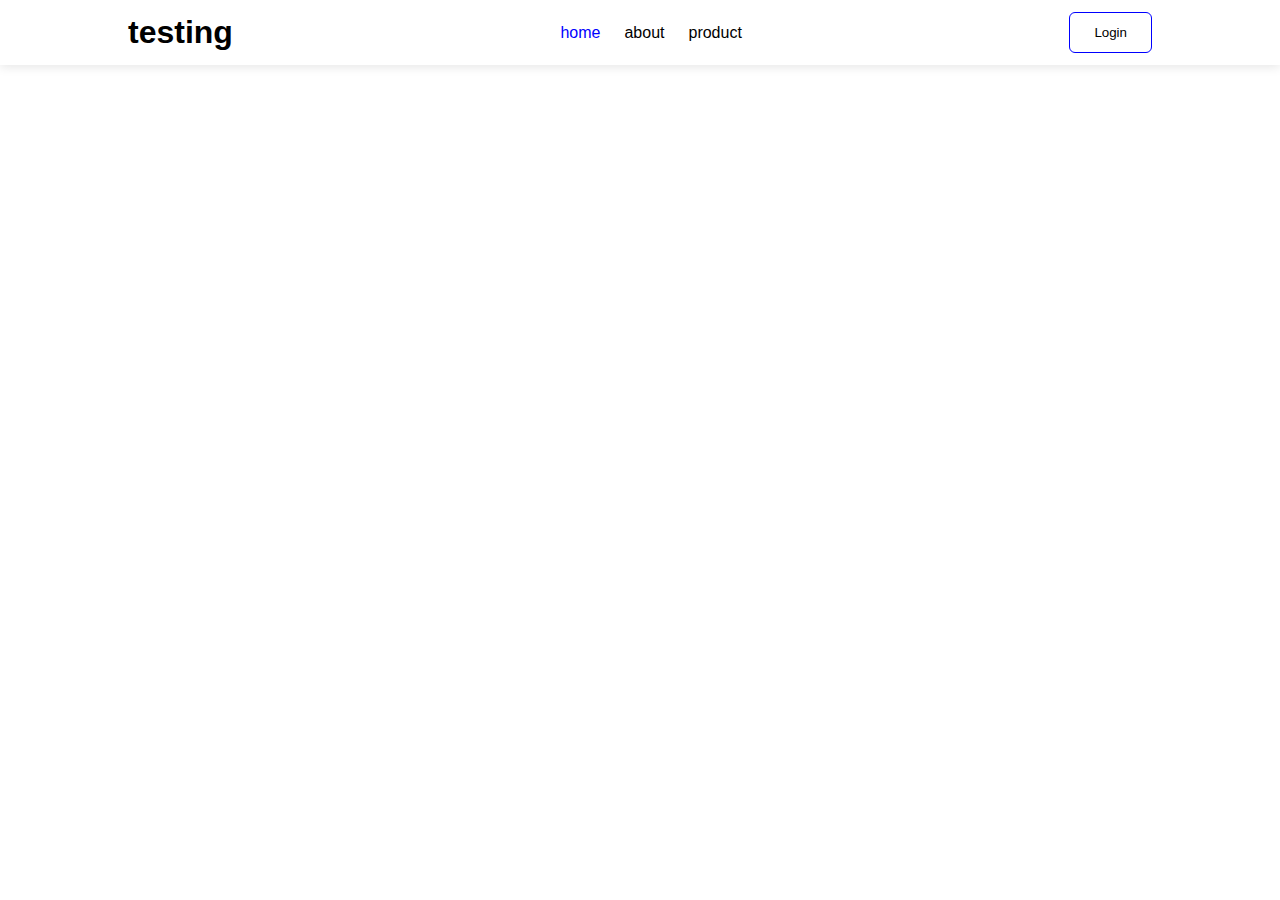
<file: Contoh/index.html>
<!DOCTYPE html>
<html>
<head>
<title>test</title>
<link rel="stylesheet" href="style.css">
</head>
<body>

<header>
    <div class="container">
        <h1> testing</h1>

        <ul>
            <li class="home">home</li>
            <li>about</li>
            <li>product</li>
        </ul>

        <button>
            Login
        </button>
    </div>
    
</header>

</body>
</html>
</file>
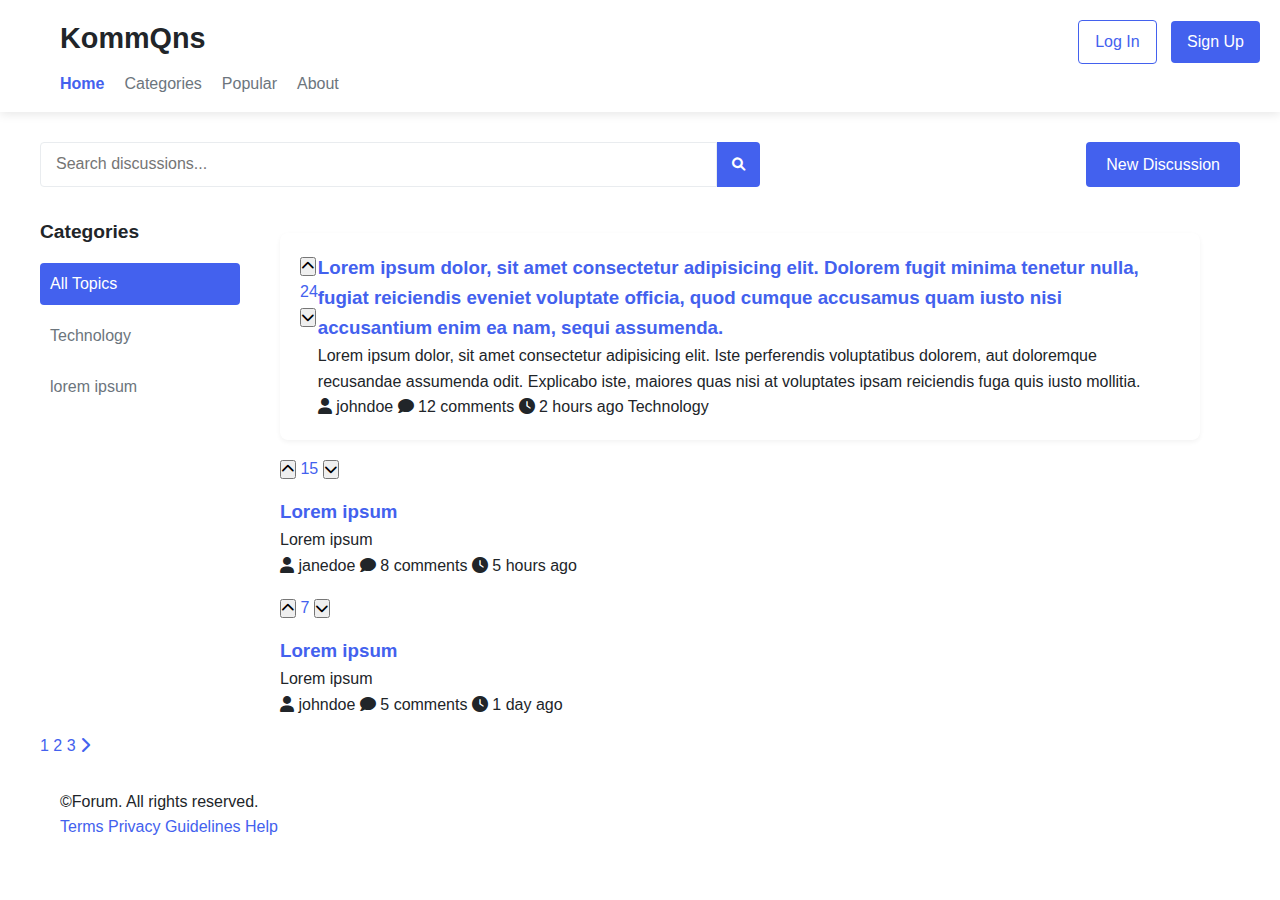
<file: WD_SMA_Gita_ITCC_2025/Gita_Website/index.html>
<!DOCTYPE html>
<html lang="en">
<head>
    <meta charset="UTF-8">
    <meta name="viewport" content="width=device-width, initial-scale=1.0">
    <title>KommQns</title>
    <link rel="stylesheet" href="css/style.css">
    <link rel="stylesheet" href="https://cdnjs.cloudflare.com/ajax/libs/font-awesome/6.0.0/css/all.min.css">
</head>
<body>
    <header class="forum-header">
        <div class="container">
            <div class="cover-left">
                <h1 class="forum-title">KommQns</h1>
                <nav class="forum-nav">
                    <ul>
                        <li><a href="#" class="active">Home</a></li>
                        <li><a href="#">Categories</a></li>
                        <li><a href="#">Popular</a></li>
                        <li><a href="#">About</a></li>
                    </ul>
                </nav>
            </div>
            <div class="user-controls">
                <a href="#" class="btn btn-login">Log In</a>
                <a href="#" class="btn btn-signup">Sign Up</a>
            </div>
        </div>
    </header>

    <main class="forum-main container">
        <div class="forum-actions">
            <div class="search-box">
                <input type="text" placeholder="Search discussions...">
                <button><i class="fas fa-search"></i></button>
            </div>
            <a href="#" class="btn btn-new-post">New Discussion</a>
        </div>

        <div class="discussion-main-area">
            <div class="discussion-categories">
                <h2>Categories</h2>
                <ul>
                    <li><a href="#" class="active">All Topics</a></li>
                    <li><a href="#">Technology</a></li>
                    <li><a href="#">lorem ipsum</a></li>
                    <li><a href="#"> </a></li>
                    <li><a href="#"> </a></li>
                    <li><a href="#"> </a></li>
                </ul>
            </div>
            <div class="discussion-list">
    
                <a href="discussion-detail.html" class="discussion-threads">
                    <div class="discussion-thread">
                        <div class="thread-votes">
                            <button class="vote-up"><i class="fas fa-chevron-up"></i></button>
                            <span class="vote-count">24</span>
                            <button class="vote-down"><i class="fas fa-chevron-down"></i></button>
                        </div>
                        <div class="thread-content">
                            <h3 class="thread-title"><a href="#"> Lorem ipsum dolor, sit amet consectetur adipisicing elit. Dolorem fugit minima tenetur nulla, fugiat reiciendis eveniet voluptate officia, quod cumque accusamus quam iusto nisi accusantium enim ea nam, sequi assumenda.</a></h3>
                            <p class="thread-excerpt">Lorem ipsum dolor, sit amet consectetur adipisicing elit. Iste perferendis voluptatibus dolorem, aut doloremque recusandae assumenda odit. Explicabo iste, maiores quas nisi at voluptates ipsam reiciendis fuga quis iusto mollitia.</p>
                            <div class="thread-meta">
                                <span class="thread-author"><i class="fas fa-user"></i> johndoe</span>
                                <span class="thread-comments"><i class="fas fa-comment"></i> 12 comments</span>
                                <span class="thread-time"><i class="fas fa-clock"></i> 2 hours ago</span>
                                <span class="thread-category">Technology</span>
                            </div>
                        </div>
                    </div>
                </a>
    
                    <a href="discussion-detail.html" class="discussion-threads">
                        <div class="thread-votes">
                            <button class="vote-up"><i class="fas fa-chevron-up"></i></button>
                            <span class="vote-count">15</span>
                            <button class="vote-down"><i class="fas fa-chevron-down"></i></button>
                        </div>
                        <div class="thread-content">
                            <h3 class="thread-title"><a href="#">Lorem ipsum</a></h3>
                            <p class="thread-excerpt">Lorem ipsum </p>
                            <div class="thread-meta">
                                <span class="thread-author"><i class="fas fa-user"></i> janedoe</span>
                                <span class="thread-comments"><i class="fas fa-comment"></i> 8 comments</span>
                                <span class="thread-time"><i class="fas fa-clock"></i> 5 hours ago</span>
                                <span class="thread-category"> </span>
                            </div>
                        </div>
                    </a>
    
                    <a href="discussion-detail.html" class="discussion-threads">
                        <div class="thread-votes">
                            <button class="vote-up"><i class="fas fa-chevron-up"></i></button>
                            <span class="vote-count">7</span>
                            <button class="vote-down"><i class="fas fa-chevron-down"></i></button>
                        </div>
                        <div class="thread-content">
                            <h3 class="thread-title"><a href="#">Lorem ipsum</a></h3>
                            <p class="thread-excerpt">Lorem ipsum</p>
                            <div class="thread-meta">
                                <span class="thread-author"><i class="fas fa-user"></i> johndoe</span>
                                <span class="thread-comments"><i class="fas fa-comment"></i> 5 comments</span>
                                <span class="thread-time"><i class="fas fa-clock"></i> 1 day ago</span>
                                <span class="thread-category"> </span>
                            </div>
                        </div>
                    <a/=>
            </div>
        </div>

        <div class="pagination">
            <a href="#" class="active">1</a>
            <a href="#">2</a>
            <a href="#">3</a>
            <a href="#"><i class="fas fa-chevron-right"></i></a>
        </div>
    </main>

    <footer class="forum-footer">
        <div class="container">
            <p>&copy;Forum. All rights reserved.</p>
            <div class="footer-links">
                <a href="#">Terms</a>
                <a href="#">Privacy</a>
                <a href="#">Guidelines</a>
                <a href="#">Help</a>
            </div>
        </div>
    </footer>
</body>
</html>
</file>
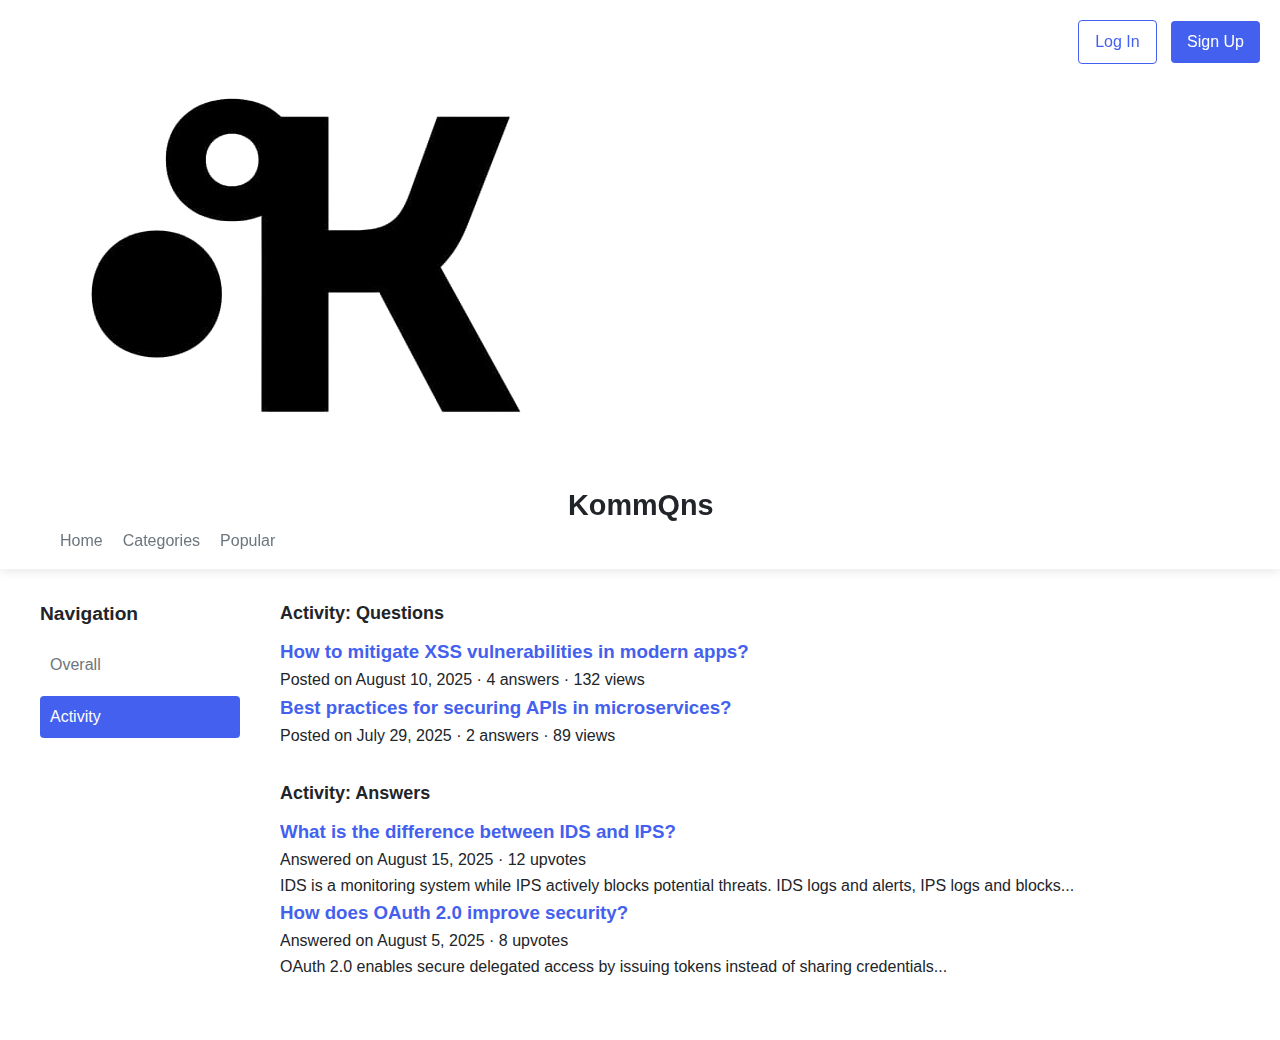
<file: WD_SMA_Gita_ITCC_2025/Gita_Website/activity.html>
<!DOCTYPE html>
<html lang="en">
  <head>
    <meta charset="UTF-8" />
    <meta name="viewport" content="width=device-width, initial-scale=1.0" />
    <title>User Profile</title>
    <link rel="stylesheet" href="css/style.css" />
    <link rel="stylesheet" href="css/profile.css" />
    <link
      rel="stylesheet"
      href="https://cdnjs.cloudflare.com/ajax/libs/font-awesome/6.0.0/css/all.min.css"
    />
    <link rel="shortcut icon" href="favicon.ico" type="image/x-icon">
  </head>
  <body>
    <!-- Header -->
    <header class="forum-header">
      <div class="container">
        <div class="cover-left">
          <a href="index.html" class="forum-title">
            <img src="assets/logo.png" alt="logo KommQns">
            KommQns</a>
          <nav class="forum-nav">
            <ul>
              <li><a href="index.html">Home</a></li>
              <li><a href="categories.html">Categories</a></li>
              <li><a href="popular.html">Popular</a></li>
            </ul>
          </nav>
        </div>
        <div class="user-controls">
          <a href="login.html" class="btn btn-login">Log In</a>
          <a href="sign-up.html" class="btn btn-signup">Sign Up</a>
        </div>
      </div>
    </header>

    <!-- Main content -->
    <main class="forum-main container">
      <div class="discussion-main-area">
        <!-- Sidebar -->
        <div class="discussion-categories">
          <h2>Navigation</h2>
          <ul>
            <li><a href="profile.html">Overall</a></li>
            <li><a href="activity.html"  class="active">Activity</a></li>
          </ul>
        </div>

        <!-- Profile content -->
        <div class="cover-activity">
            <!-- Activity Section -->
<div class="profile-section">
  <h2>Activity: Questions</h2>
  <div class="activity-list">
    <div class="activity-item">
      <h3><a href="#">How to mitigate XSS vulnerabilities in modern apps?</a></h3>
      <p class="activity-meta">Posted on August 10, 2025 · 4 answers · 132 views</p>
    </div>
    <div class="activity-item">
      <h3><a href="#">Best practices for securing APIs in microservices?</a></h3>
      <p class="activity-meta">Posted on July 29, 2025 · 2 answers · 89 views</p>
    </div>
  </div>
</div>

<div class="profile-section">
  <h2>Activity: Answers</h2>
  <div class="activity-list">
    <div class="activity-item">
      <h3><a href="#">What is the difference between IDS and IPS?</a></h3>
      <p class="activity-meta">Answered on August 15, 2025 · 12 upvotes</p>
      <blockquote class="answer-snippet">
        IDS is a monitoring system while IPS actively blocks potential threats. IDS logs and alerts, IPS logs and blocks...
      </blockquote>
    </div>
    <div class="activity-item">
      <h3><a href="#">How does OAuth 2.0 improve security?</a></h3>
      <p class="activity-meta">Answered on August 5, 2025 · 8 upvotes</p>
      <blockquote class="answer-snippet">
        OAuth 2.0 enables secure delegated access by issuing tokens instead of sharing credentials...
      </blockquote>
    </div>
  </div>
</div>

        </div>
      </div>
    </main>
  </body>
</html>
</file>
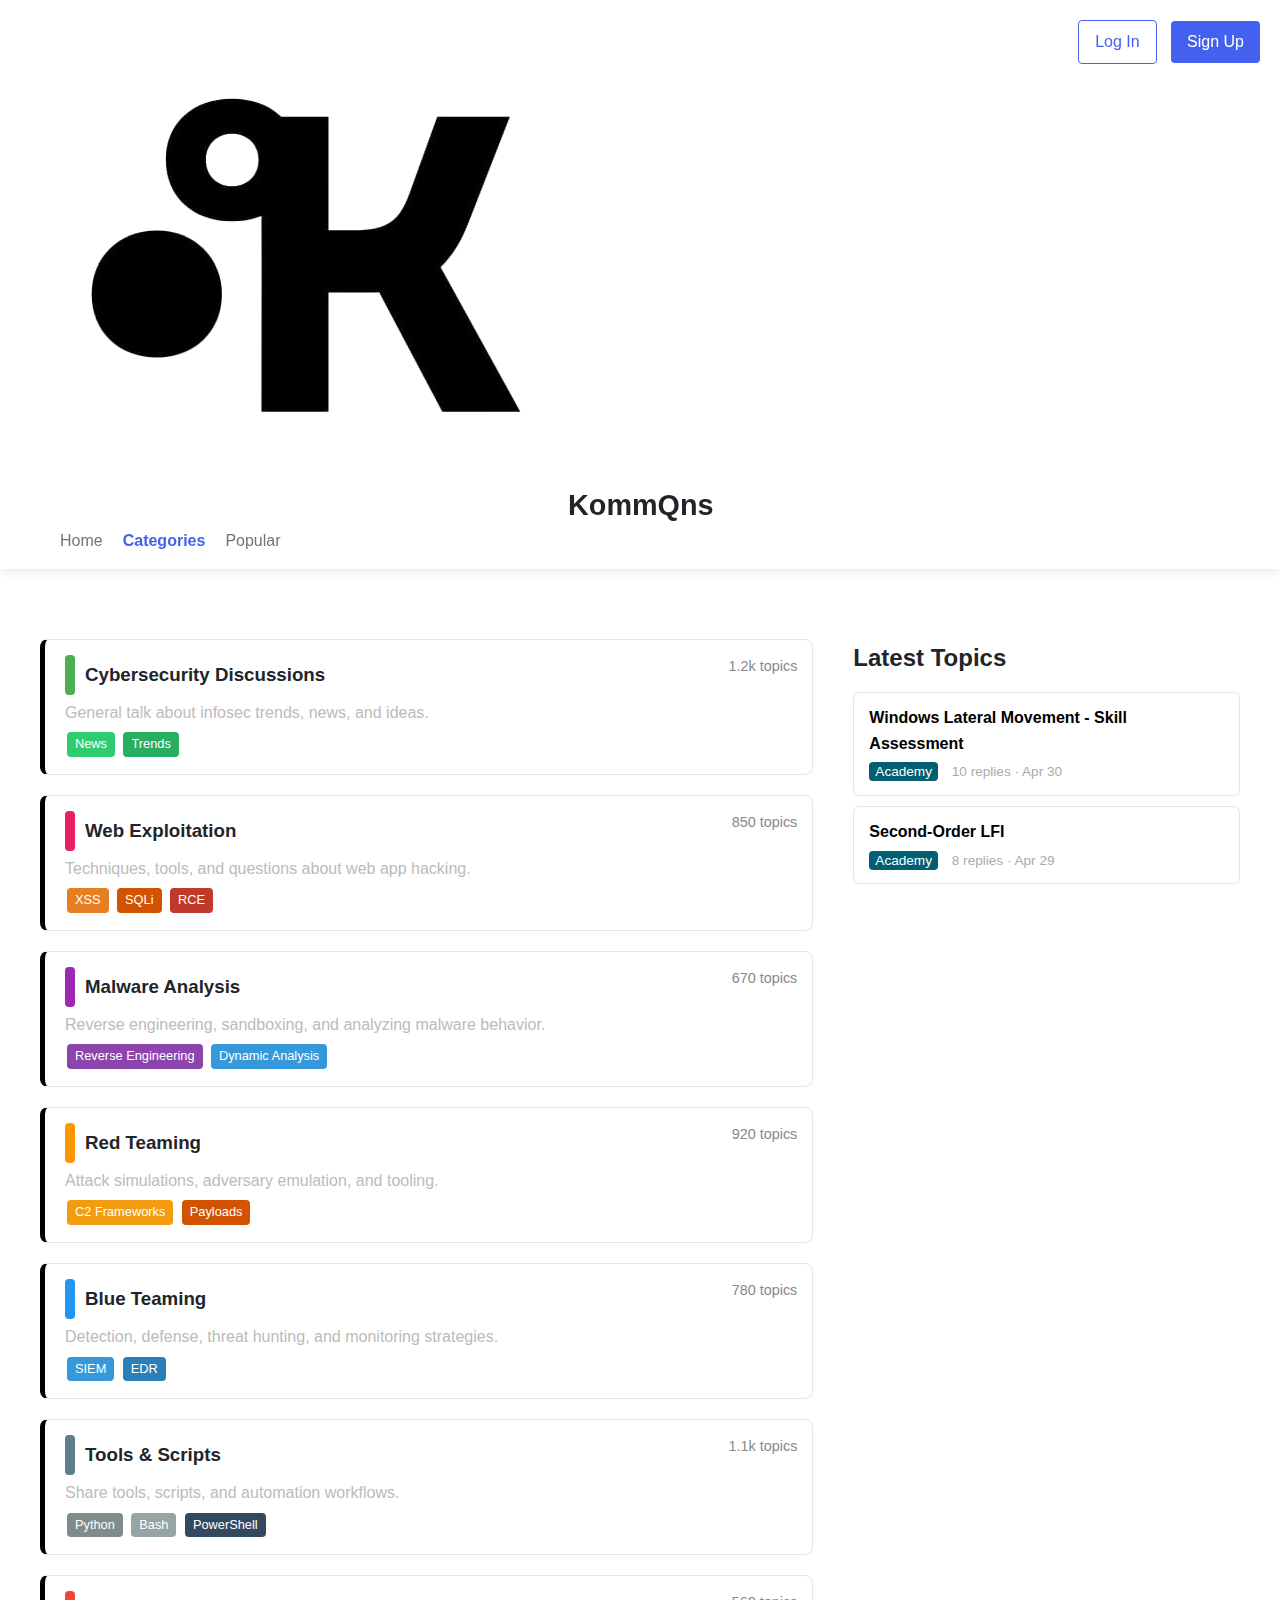
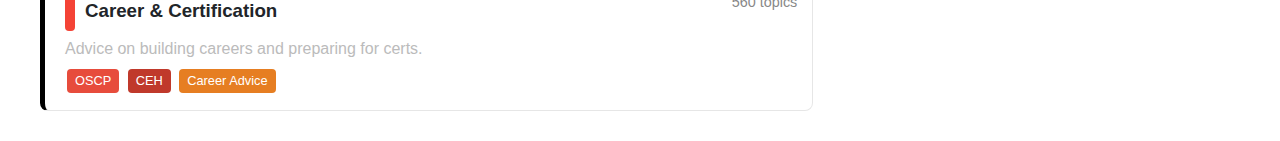
<file: WD_SMA_Gita_ITCC_2025/Gita_Website/categories.html>
<!DOCTYPE html>
<html lang="en">
  <head>
    <meta charset="UTF-8" />
    <meta name="viewport" content="width=device-width, initial-scale=1.0" />
    <title>KommQns</title>
    <link rel="stylesheet" href="css/style.css" />
    <link rel="stylesheet" href="css/category.css">
    <link
      rel="stylesheet"
      href="https://cdnjs.cloudflare.com/ajax/libs/font-awesome/6.0.0/css/all.min.css"
    />
    <link rel="shortcut icon" href="favicon.ico" type="image/x-icon">

  </head>
  <body>
    <header class="forum-header">
      <div class="container">
        <div class="cover-left">
          <a href="index.html" class="forum-title">
            <img src="assets/logo.png" alt="logo KommQns">
            KommQns</a>
          <nav class="forum-nav">
            <ul>
              <li><a href="index.html">Home</a></li>
              <li><a href="categories.html" class = "active">Categories</a></li>
              <li><a href="popular.html">Popular</a></li>
            </ul>
          </nav>
        </div>
        <div class="user-controls">
          <a href="login.html" class="btn btn-login">Log In</a>
          <a href="sign-up.html" class="btn btn-signup">Sign Up</a>
        </div>
      </div>
    </header>

    <main class="forum-main container categories-layout">
  
  <section class="category-list">
  
<div class="category-item">
  <div class="category-header">
    <span class="category-color" style="background-color: #4caf50;"></span>
    <h3>Cybersecurity Discussions</h3>
  </div>
  <p class="category-description">General talk about infosec trends, news, and ideas.</p>
  <div class="category-tags">
    <span class="tag" style="background-color: #2ecc71;">News</span>
    <span class="tag" style="background-color: #27ae60;">Trends</span>
  </div>
  <div class="category-topics">1.2k topics</div>
</div>


<div class="category-item">
  <div class="category-header">
    <span class="category-color" style="background-color: #e91e63;"></span>
    <h3>Web Exploitation</h3>
  </div>
  <p class="category-description">Techniques, tools, and questions about web app hacking.</p>
  <div class="category-tags">
    <span class="tag" style="background-color: #e67e22;">XSS</span>
    <span class="tag" style="background-color: #d35400;">SQLi</span>
    <span class="tag" style="background-color: #c0392b;">RCE</span>
  </div>
  <div class="category-topics">850 topics</div>
</div>


<div class="category-item">
  <div class="category-header">
    <span class="category-color" style="background-color: #9c27b0;"></span>
    <h3>Malware Analysis</h3>
  </div>
  <p class="category-description">Reverse engineering, sandboxing, and analyzing malware behavior.</p>
  <div class="category-tags">
    <span class="tag" style="background-color: #8e44ad;">Reverse Engineering</span>
    <span class="tag" style="background-color: #3498db;">Dynamic Analysis</span>
  </div>
  <div class="category-topics">670 topics</div>
</div>


<div class="category-item">
  <div class="category-header">
    <span class="category-color" style="background-color: #ff9800;"></span>
    <h3>Red Teaming</h3>
  </div>
  <p class="category-description">Attack simulations, adversary emulation, and tooling.</p>
  <div class="category-tags">
    <span class="tag" style="background-color: #f39c12;">C2 Frameworks</span>
    <span class="tag" style="background-color: #d35400;">Payloads</span>
  </div>
  <div class="category-topics">920 topics</div>
</div>


<div class="category-item">
  <div class="category-header">
    <span class="category-color" style="background-color: #2196f3;"></span>
    <h3>Blue Teaming</h3>
  </div>
  <p class="category-description">Detection, defense, threat hunting, and monitoring strategies.</p>
  <div class="category-tags">
    <span class="tag" style="background-color: #3498db;">SIEM</span>
    <span class="tag" style="background-color: #2980b9;">EDR</span>
  </div>
  <div class="category-topics">780 topics</div>
</div>


<div class="category-item">
  <div class="category-header">
    <span class="category-color" style="background-color: #607d8b;"></span>
    <h3>Tools & Scripts</h3>
  </div>
  <p class="category-description">Share tools, scripts, and automation workflows.</p>
  <div class="category-tags">
    <span class="tag" style="background-color: #7f8c8d;">Python</span>
    <span class="tag" style="background-color: #95a5a6;">Bash</span>
    <span class="tag" style="background-color: #34495e;">PowerShell</span>
  </div>
  <div class="category-topics">1.1k topics</div>
</div>


<div class="category-item">
  <div class="category-header">
    <span class="category-color" style="background-color: #f44336;"></span>
    <h3>Career & Certification</h3>
  </div>
  <p class="category-description">Advice on building careers and preparing for certs.</p>
  <div class="category-tags">
    <span class="tag" style="background-color: #e74c3c;">OSCP</span>
    <span class="tag" style="background-color: #c0392b;">CEH</span>
    <span class="tag" style="background-color: #e67e22;">Career Advice</span>
  </div>
  <div class="category-topics">560 topics</div>
</div>
  

  
  </section>

  
  <section class="latest-topics">
    <h2>Latest Topics</h2>
    <div class="latest-topic">
      <h4><a href="#">Windows Lateral Movement - Skill Assessment</a></h4>
      <div class="topic-meta">
        <span class="meta-tag">Academy</span>
        <span>10 replies · Apr 30</span>
      </div>
    </div>

    <div class="latest-topic">
      <h4><a href="#">Second-Order LFI</a></h4>
      <div class="topic-meta">
        <span class="meta-tag">Academy</span>
        <span>8 replies · Apr 29</span>
      </div>
    </div>

    
  </section>
</main>


    <script src="js/script.js"></script>
  </body>
</html>
</file>
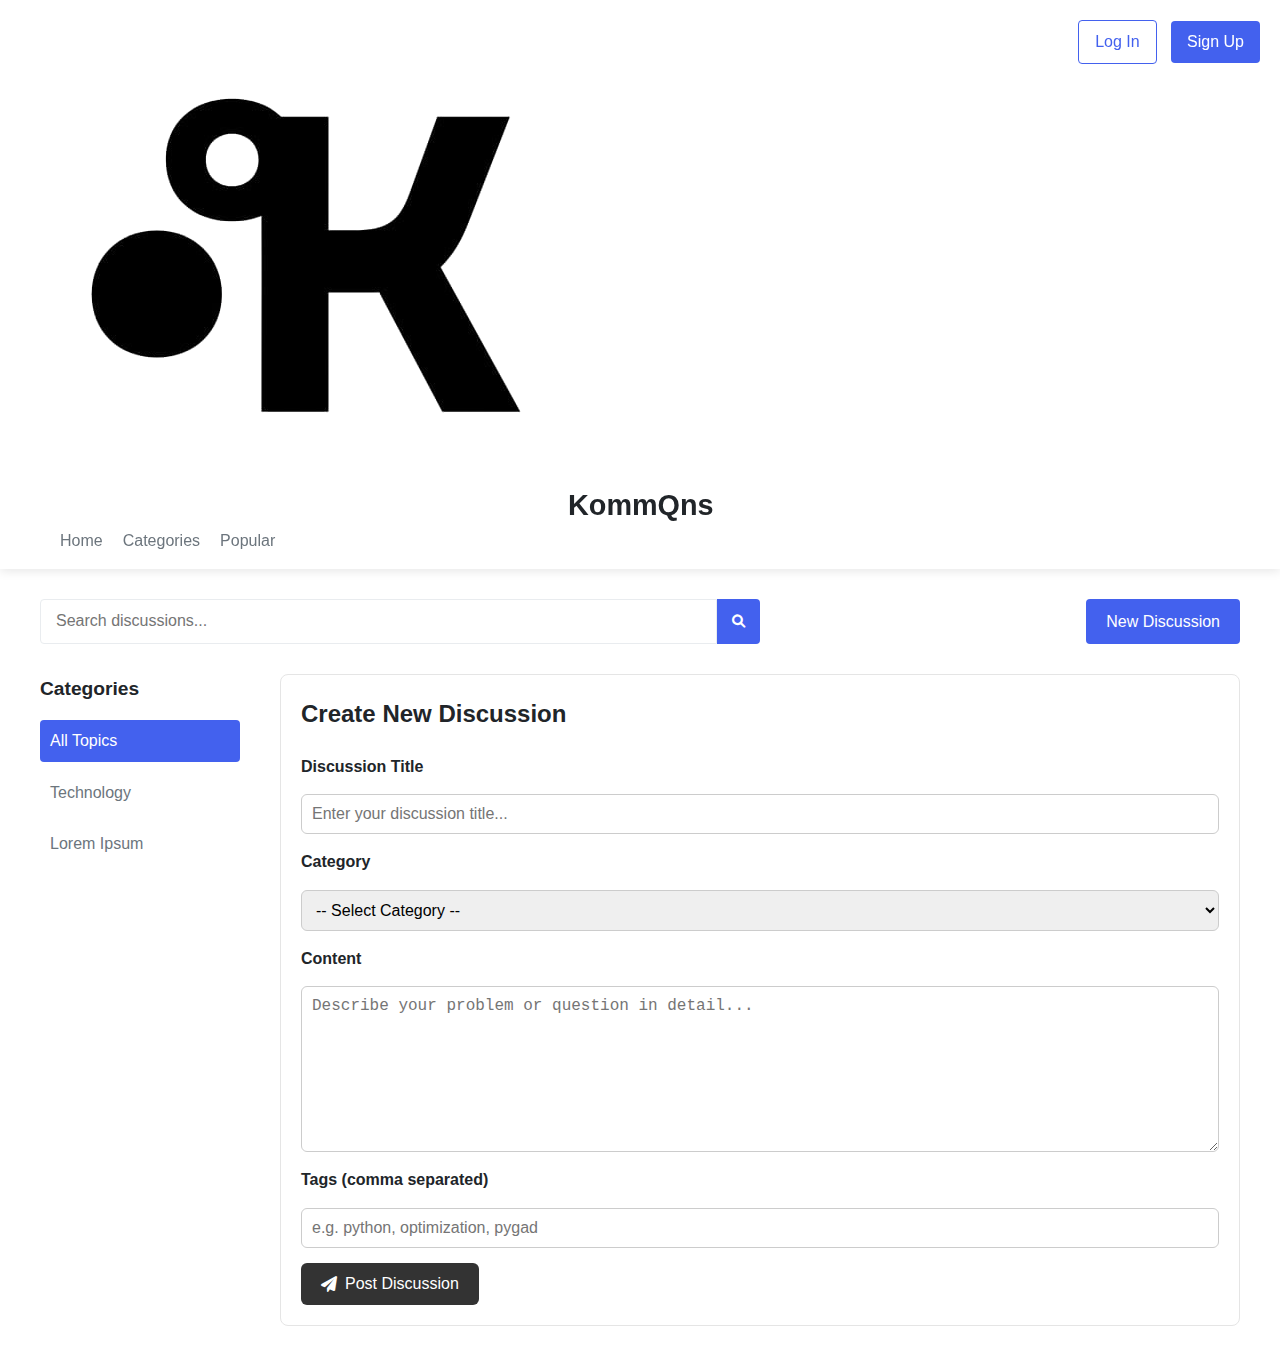
<file: WD_SMA_Gita_ITCC_2025/Gita_Website/create-discussion.html>
<!DOCTYPE html>
<html lang="en">
  <head>
    <meta charset="UTF-8" />
    <meta name="viewport" content="width=device-width, initial-scale=1.0" />
    <title>New Discussion - KommQns</title>
    <link rel="stylesheet" href="css/add-discussion.css" />
    <link rel="stylesheet" href="css/style.css" />
    <link
      rel="stylesheet"
      href="https://cdnjs.cloudflare.com/ajax/libs/font-awesome/6.0.0/css/all.min.css"
    />
    <link rel="shortcut icon" href="favicon.ico" type="image/x-icon">

  </head>
  <body>
    <!-- Header -->
    <header class="forum-header">
      <div class="container">
        <div class="cover-left">
          <a href="index.html" class="forum-title">
            <img src="assets/logo.png" alt="logo KommQns">
            KommQns</a>
          <nav class="forum-nav">
            <ul>
              <li><a href="index.html">Home</a></li>
              <li><a href="categories.html">Categories</a></li>
              <li><a href="popular.html">Popular</a></li>
            </ul>
          </nav>
        </div>
        <div class="user-controls">
          <a href="login.html" class="btn btn-login">Log In</a>
          <a href="sign-up.html" class="btn btn-signup">Sign Up</a>
        </div>
      </div>
    </header>

    <!-- Main -->
    <main class="forum-main container">
      <div class="forum-actions">
        <div class="search-box">
          <input type="text" placeholder="Search discussions..." />
          <button><i class="fas fa-search"></i></button>
        </div>
        <a href="/WD_SMA_Gita_ITCC_2025/Gita_Website/create-discussion.html" class="btn btn-new-post active"
          >New Discussion</a
        >
      </div>

      <div class="discussion-main-area">
        <!-- Sidebar -->
        <div class="discussion-categories">
          <h2>Categories</h2>
          <ul>
            <li><a href="#" class="active">All Topics</a></li>
            <li><a href="#">Technology</a></li>
            <li><a href="#">Lorem Ipsum</a></li>
          </ul>
        </div>

        <!-- Form Section -->
        <div class="discussion-form">
          <h1>Create New Discussion</h1>
          <form action="#" method="POST">
            <label for="title">Discussion Title</label>
            <input
              type="text"
              id="title"
              name="title"
              placeholder="Enter your discussion title..."
              required
            />

            <label for="category">Category</label>
            <select id="category" name="category" required>
              <option value="">-- Select Category --</option>
              <option value="technology">Technology</option>
              <option value="lorem">Lorem Ipsum</option>
            </select>

            <label for="content">Content</label>
            <textarea
              id="content"
              name="content"
              rows="8"
              placeholder="Describe your problem or question in detail..."
              required
            ></textarea>

            <label for="tags">Tags (comma separated)</label>
            <input
              type="text"
              id="tags"
              name="tags"
              placeholder="e.g. python, optimization, pygad"
            />

            <button type="submit" class="btn-submit">
              <i class="fas fa-paper-plane"></i> Post Discussion
            </button>
          </form>
        </div>
      </div>
    </main>
  </body>
</html>
</file>
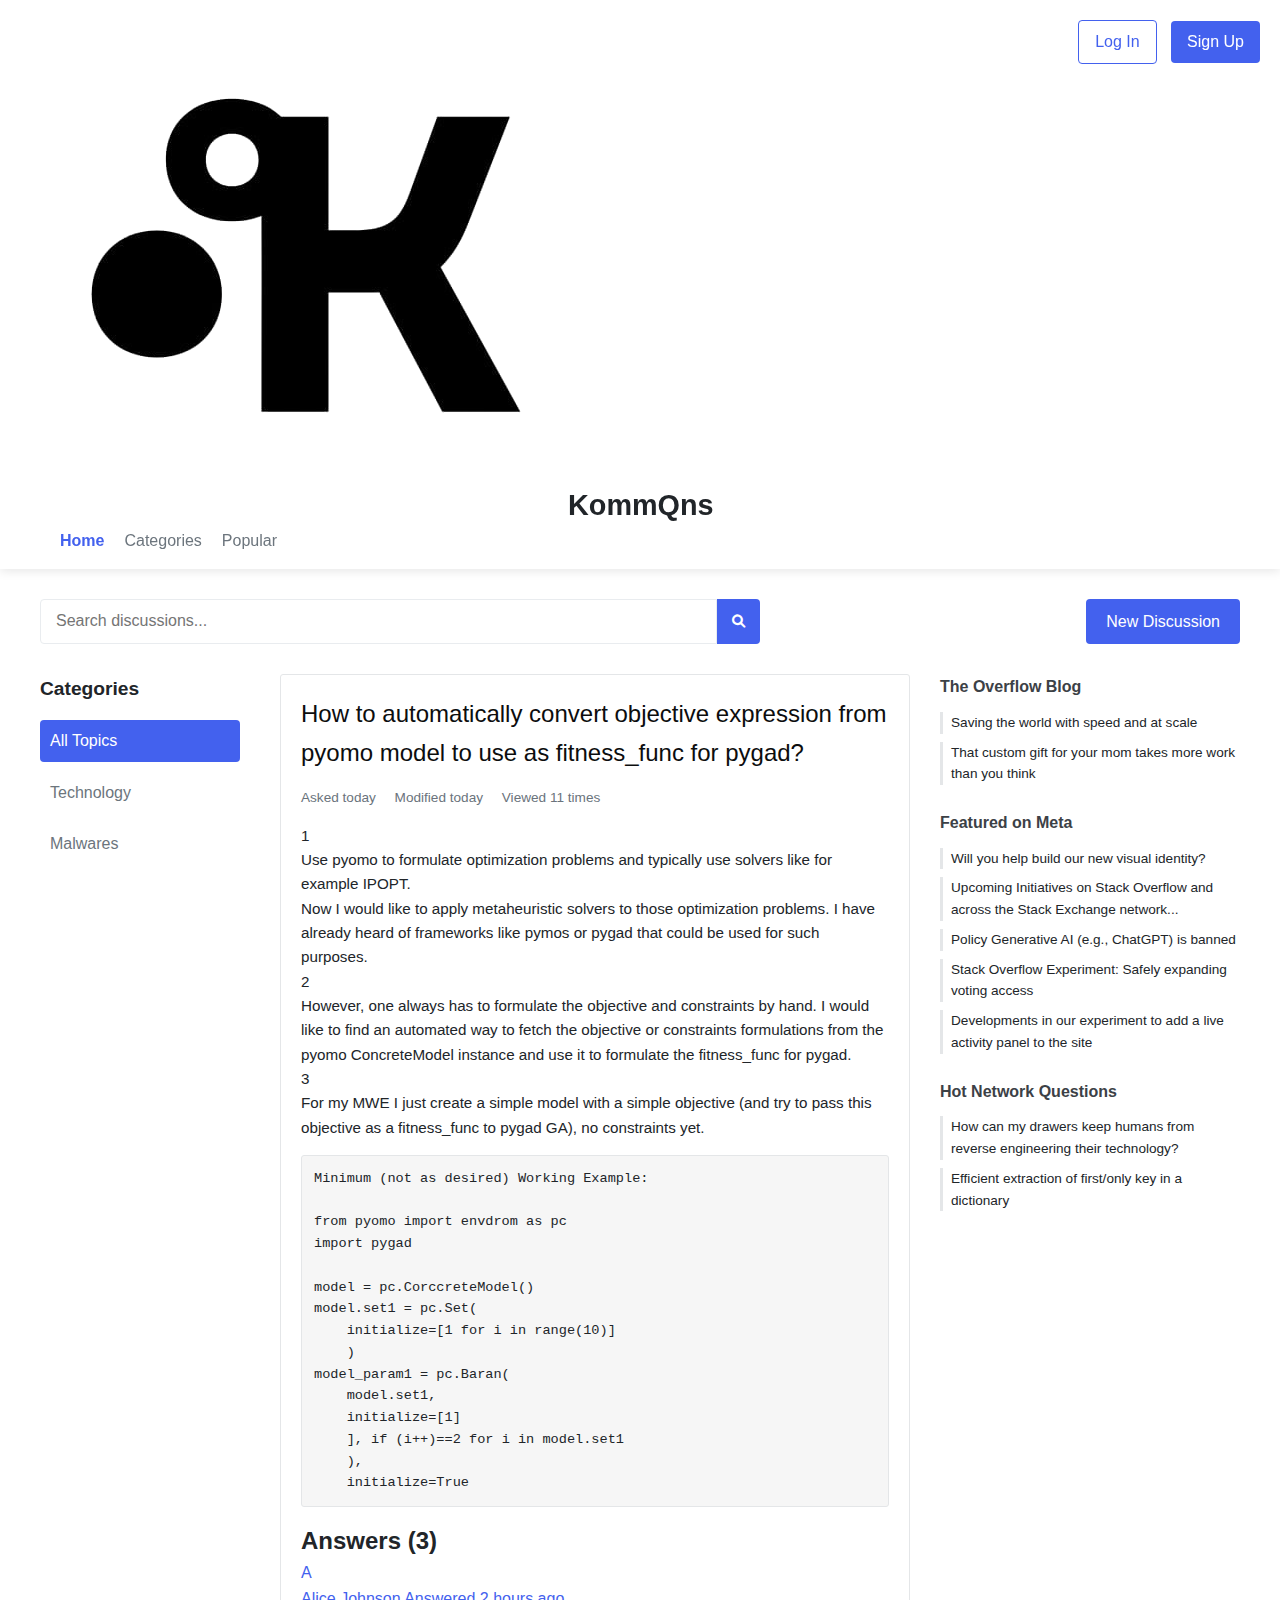
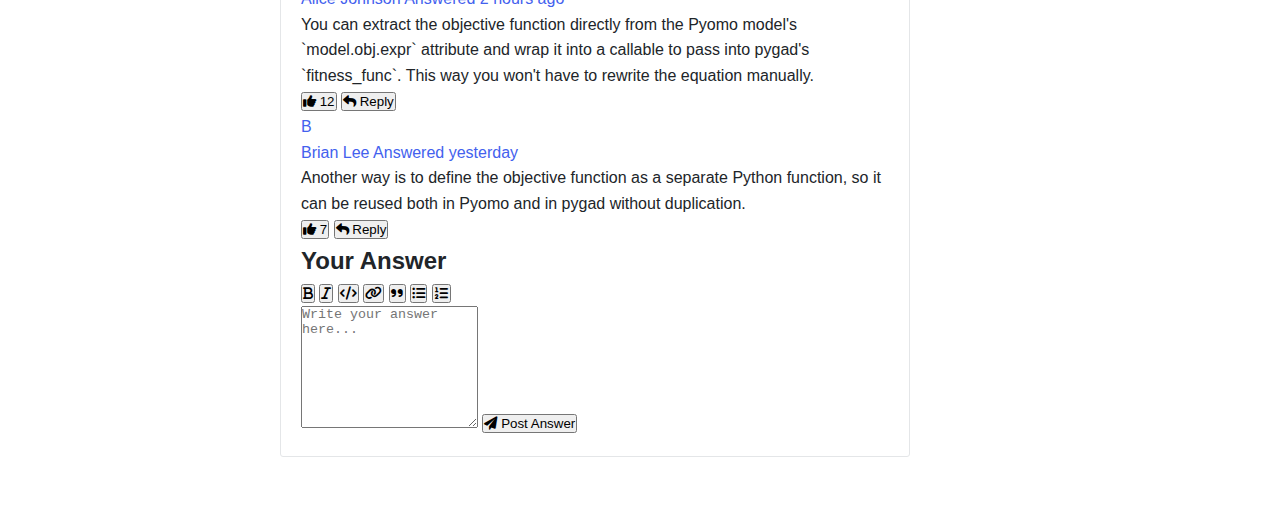
<file: WD_SMA_Gita_ITCC_2025/Gita_Website/discussion-detail.html>
<!DOCTYPE html>
<html lang="en">
  <head>
    <meta charset="UTF-8" />
    <meta name="viewport" content="width=device-width, initial-scale=1.0" />
    <title>Stack Overflow Question</title>
    <link rel="stylesheet" href="css/discussion-detail.css" />
    <link rel="stylesheet" href="css/style.css" />
    <link
      rel="stylesheet"
      href="https://cdnjs.cloudflare.com/ajax/libs/font-awesome/6.0.0/css/all.min.css"
    /> 
    <link rel="shortcut icon" href="favicon.ico" type="image/x-icon">

  </head>
  <body>
    <header class="forum-header">
      <div class="container">
        <div class="cover-left">
          <a href="index.html" class="forum-title">
            <img src="assets/logo.png" alt="logo KommQns">
            KommQns</a>
          <nav class="forum-nav">
            <ul>
              <li><a href="index.html" class="active">Home</a></li>
              <li><a href="categories.html">Categories</a></li>
              <li><a href="popular.html">Popular</a></li>
            </ul>
          </nav>
        </div>
        <div class="user-controls">
          <a href="login.html" class="btn btn-login">Log In</a>
          <a href="sign-up.html" class="btn btn-signup">Sign Up</a>
        </div>
      </div>
    </header>

    <main class="forum-main container">
      <div class="forum-actions">
        <div class="search-box">
          <input type="text" placeholder="Search discussions..." />
          <button><i class="fas fa-search"></i></button>
        </div>
        <a href="/WD_SMA_Gita_ITCC_2025/Gita_Website/create-discussion.html" class="btn btn-new-post"
          >New Discussion</a
        >
      </div>

      <div class="discussion-main-area">
        <div class="discussion-categories">
          <h2>Categories</h2>
          <ul>
            <li><a href="#" class="active">All Topics</a></li>
            <li><a href="#">Technology</a></li>
            <li><a href="#">Malwares</a></li>
            <li><a href="#"> </a></li>
            <li><a href="#"> </a></li>
            <li><a href="#"> </a></li>
          </ul>
        </div>

        <div class="discussion-detail">
          <div class="main-content">
            <div class="question">
              <h1>
                How to automatically convert objective expression from pyomo
                model to use as fitness_func for pygad?
              </h1>
              <div class="question-meta">
                <span class="meta-item">Asked today</span>
                <span class="meta-item">Modified today</span>
                <span class="meta-item">Viewed 11 times</span>
              </div>

              <div class="question-body">
                <p>
                  1<br />
                  Use pyomo to formulate optimization problems and typically use
                  solvers like for example IPOPT.<br />
                  Now I would like to apply metaheuristic solvers to those
                  optimization problems. I have already heard of frameworks like
                  pymos or pygad that could be used for such purposes.
                </p>

                <p>
                  2<br />
                  However, one always has to formulate the objective and
                  constraints by hand. I would like to find an automated way to
                  fetch the objective or constraints formulations from the pyomo
                  ConcreteModel instance and use it to formulate the
                  fitness_func for pygad.
                </p>

                <p>
                  3<br />
                  For my MWE I just create a simple model with a simple
                  objective (and try to pass this objective as a fitness_func to
                  pygad GA), no constraints yet.
                </p>

                <div class="code-block">
                  <pre>
Minimum (not as desired) Working Example:

from pyomo import envdrom as pc  
import pygad  

model = pc.CorccreteModel()  
model.set1 = pc.Set(  
    initialize=[1 for i in range(10)]  
    )  
model_param1 = pc.Baran(  
    model.set1,  
    initialize=[1]  
    ], if (i++)==2 for i in model.set1  
    ),  
    initialize=True</pre
                  >
                </div>
              </div>

              <!-- Answers Section -->
              <div class="answers-section">
                <h2>Answers <span>(3)</span></h2>

                <!-- Answer Item -->
                <div class="answer-item">
                  <a href="/WD_SMA_Gita_ITCC_2025/Gita_Website/profile.html" class="answer-header">
                    <div class="user-avatar">A</div>
                    <div class="user-info">
                      <span class="user-name">Alice Johnson</span>
                      <span class="answer-date">Answered 2 hours ago</span>
                    </div>
                  </a>
                  <div class="answer-body">
                    <p>
                      You can extract the objective function directly from the
                      Pyomo model's `model.obj.expr` attribute and wrap it into
                      a callable to pass into pygad's `fitness_func`. This way
                      you won't have to rewrite the equation manually.
                    </p>
                  </div>
                  <div class="answer-actions">
                    <button class="btn-like">
                      <i class="fas fa-thumbs-up"></i> 12
                    </button>
                    <button class="btn-reply">
                      <i class="fas fa-reply"></i> Reply
                    </button>
                  </div>
                </div>

                <!-- Another Answer -->
                <div class="answer-item">
                  <a href="/WD_SMA_Gita_ITCC_2025/Gita_Website/profile.html" class="answer-header">
                    <div class="user-avatar">B</div>
                    <div class="user-info">
                      <span class="user-name">Brian Lee</span>
                      <span class="answer-date">Answered yesterday</span>
                    </div>
                  </a>
                  <div class="answer-body">
                    <p>
                      Another way is to define the objective function as a
                      separate Python function, so it can be reused both in
                      Pyomo and in pygad without duplication.
                    </p>
                  </div>
                  <div class="answer-actions">
                    <button class="btn-like">
                      <i class="fas fa-thumbs-up"></i> 7
                    </button>
                    <button class="btn-reply">
                      <i class="fas fa-reply"></i> Reply
                    </button>
                  </div>
                </div>
              </div>

              <!-- Answer Form -->
              <div class="answer-form">
                <h2>Your Answer</h2>
                <form action="#" method="POST">
                  <div class="editor-toolbar">
                    <button type="button" title="Bold">
                      <i class="fas fa-bold"></i>
                    </button>
                    <button type="button" title="Italic">
                      <i class="fas fa-italic"></i>
                    </button>
                    <button type="button" title="Code">
                      <i class="fas fa-code"></i>
                    </button>
                    <button type="button" title="Link">
                      <i class="fas fa-link"></i>
                    </button>
                    <button type="button" title="Quote">
                      <i class="fas fa-quote-right"></i>
                    </button>
                    <button type="button" title="List">
                      <i class="fas fa-list-ul"></i>
                    </button>
                    <button type="button" title="Numbered List">
                      <i class="fas fa-list-ol"></i>
                    </button>
                  </div>
                  <textarea
                    name="answer"
                    id="answer"
                    rows="8"
                    placeholder="Write your answer here..."
                    required
                  ></textarea>
                  <button type="submit" class="btn-submit">
                    <i class="fas fa-paper-plane"></i> Post Answer
                  </button>
                </form>
              </div>
            </div>
          </div>

          <div class="sidebar">
            <div class="sidebar-section">
              <h3>The Overflow Blog</h3>
              <ul>
                <li>Saving the world with speed and at scale</li>
                <li>
                  That custom gift for your mom takes more work than you think
                </li>
              </ul>
            </div>

            <div class="sidebar-section">
              <h3>Featured on Meta</h3>
              <ul>
                <li>Will you help build our new visual identity?</li>
                <li>
                  Upcoming Initiatives on Stack Overflow and across the Stack
                  Exchange network...
                </li>
                <li>Policy Generative AI (e.g., ChatGPT) is banned</li>
                <li>
                  Stack Overflow Experiment: Safely expanding voting access
                </li>
                <li>
                  Developments in our experiment to add a live activity panel to
                  the site
                </li>
              </ul>
            </div>

            <div class="sidebar-section">
              <h3>Hot Network Questions</h3>
              <ul>
                <li>
                  How can my drawers keep humans from reverse engineering their
                  technology?
                </li>
                <li>Efficient extraction of first/only key in a dictionary</li>
              </ul>
            </div>
          </div>
        </div>
      </div>
    </main>
  </body>
</html>
</file>
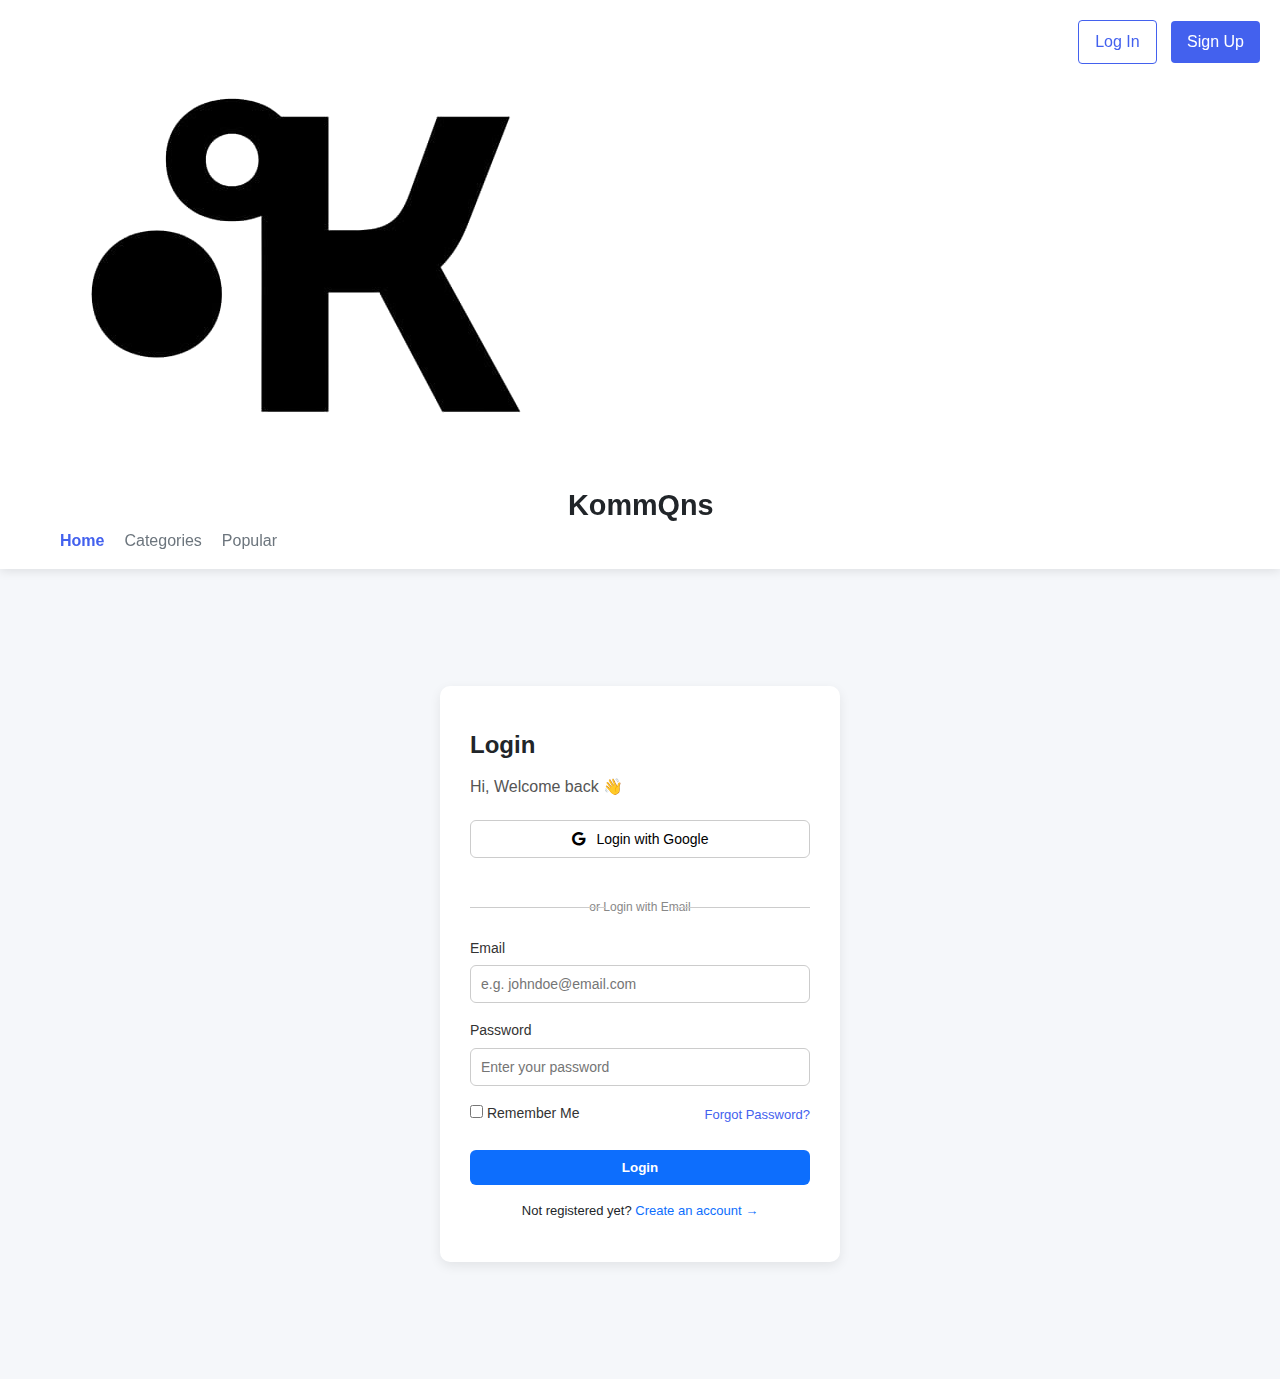
<file: WD_SMA_Gita_ITCC_2025/Gita_Website/login.html>
<!DOCTYPE html>
<html lang="en">
  <head>
    <meta charset="UTF-8" />
    <meta name="viewport" content="width=device-width, initial-scale=1.0" />
    <title>Login - KommQns</title>
    <link rel="stylesheet" href="css/style.css" />
    <link rel="stylesheet" href="css/login.css" />
    <link
      rel="stylesheet"
      href="https://cdnjs.cloudflare.com/ajax/libs/font-awesome/6.0.0/css/all.min.css"
    />
    <link rel="shortcut icon" href="favicon.ico" type="image/x-icon">

  </head>
  <body>
    <!-- Header -->
    <header class="forum-header">
      <div class="container">
        <div class="cover-left">
          <a href="index.html" class="forum-title">
            <img src="assets/logo.png" alt="logo KommQns">
            KommQns</a>
          <nav class="forum-nav">
            <ul>
              <li><a href="index.html" class="active">Home</a></li>
              <li><a href="categories.html">Categories</a></li>
              <li><a href="popular.html">Popular</a></li>
            </ul>
          </nav>
        </div>
        <div class="user-controls">
          <a href="login.html" class="btn btn-login">Log In</a>
          <a href="sign-up.html" class="btn btn-signup">Sign Up</a>
        </div>
      </div>
    </header>

    <!-- Login Section -->
    <main class="login-page">
      <div class="login-box">
        <h2>Login</h2>
        <p class="welcome">Hi, Welcome back 👋</p>

        <button class="google-login">
          <i class="fab fa-google"></i> Login with Google
        </button>

        <div class="divider"><span>or Login with Email</span></div>

        <form>
          <label for="email">Email</label>
          <input type="email" id="email" placeholder="e.g. johndoe@email.com" required />

          <label for="password">Password</label>
          <input type="password" id="password" placeholder="Enter your password" required />

          <div class="form-options">
            <label><input type="checkbox" /> Remember Me</label>
            <a href="#">Forgot Password?</a>
          </div>

          <a href="profile.html" style="width: 100%;">
            <button type="button" style="width: 100%;" class="btn-login-submit">Login</button>
          </a>
        </form>

        <p class="register-link">
          Not registered yet?
          <a href="sign-up.html">Create an account →</a>
        </p>
      </div>
    </main>
  </body>
</html>
</file>
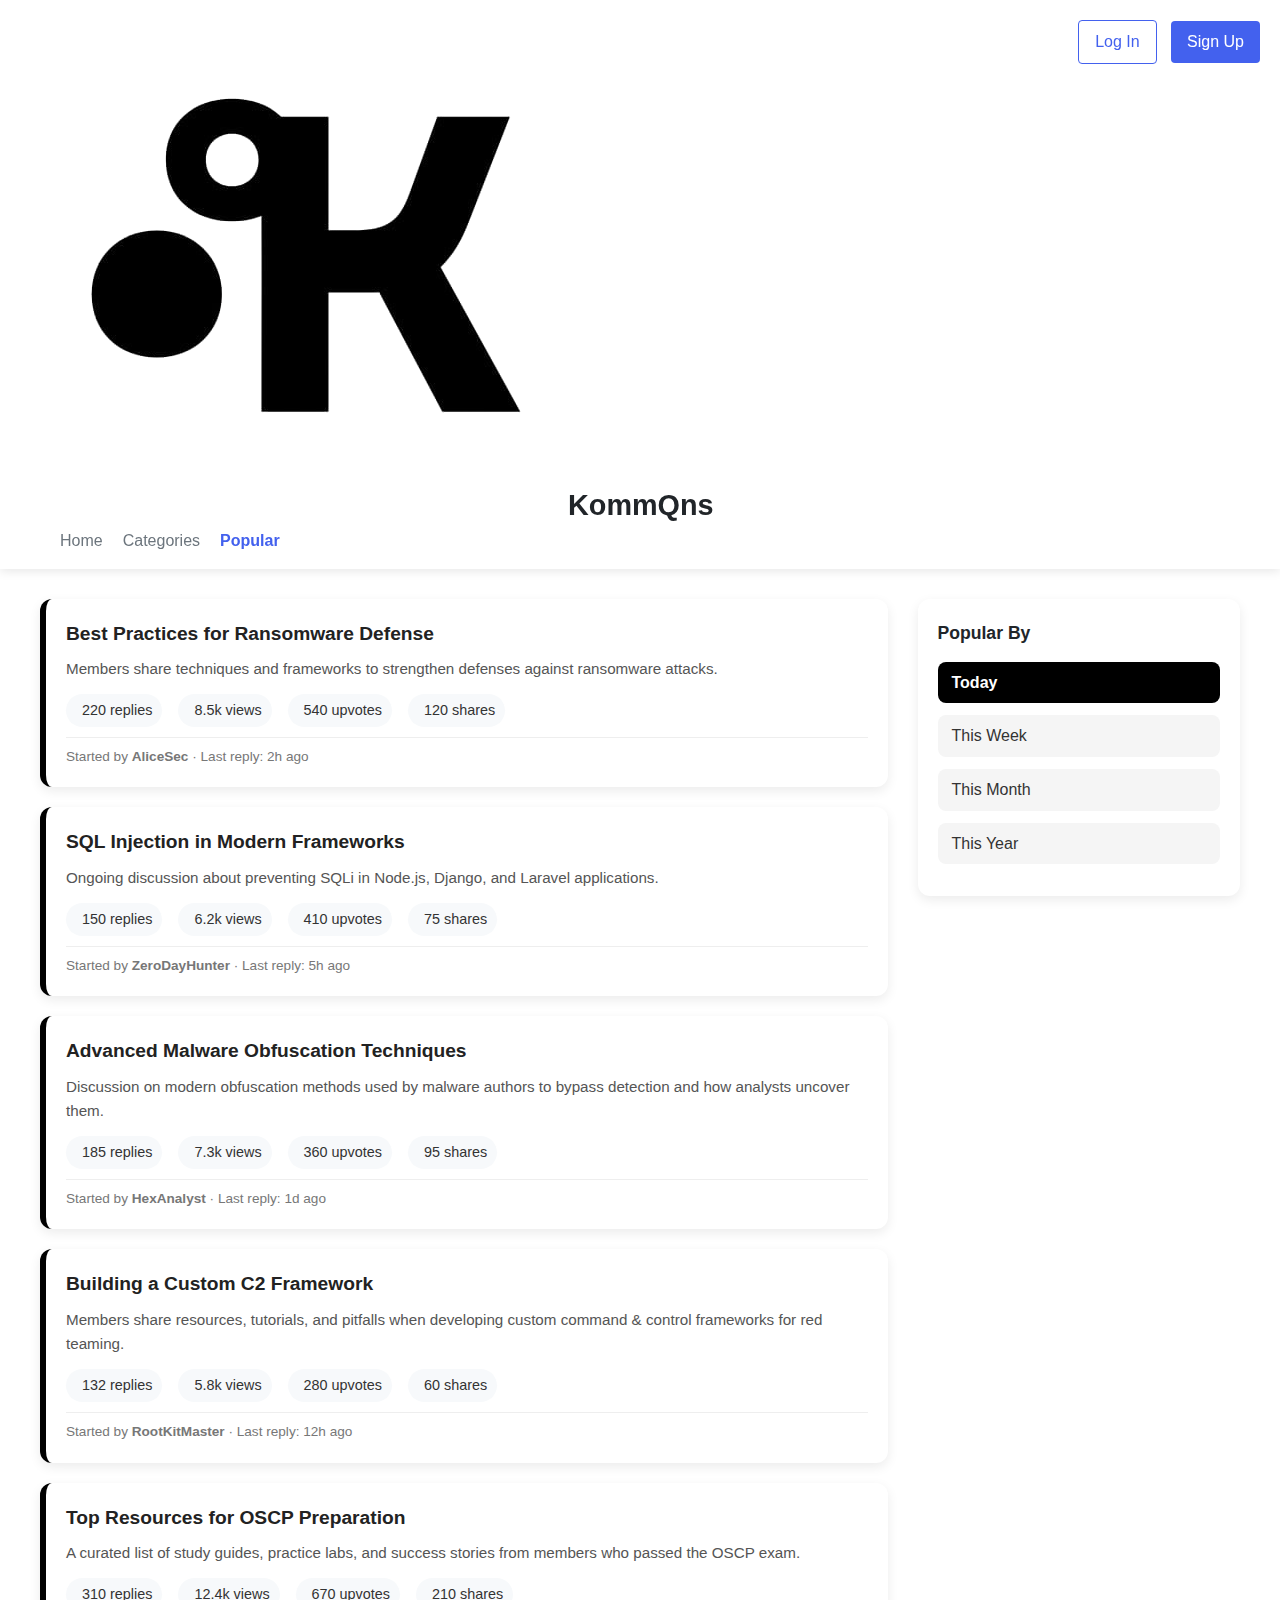
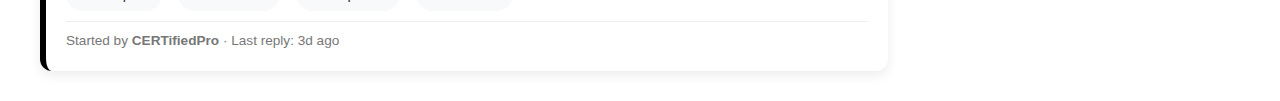
<file: WD_SMA_Gita_ITCC_2025/Gita_Website/popular.html>
<!DOCTYPE html>
<html lang="en">
  <head>
    <meta charset="UTF-8" />
    <meta name="viewport" content="width=device-width, initial-scale=1.0" />
    <title>KommQns</title>
    <link rel="stylesheet" href="css/style.css" />
    <link rel="stylesheet" href="css/popular.css" />
    <!-- <link
      rel="stylesheet"
      href="https://cdnjs.cloudflare.com/ajax/libs/font-awesome/6.0.0/css/all.min.css"
    /> -->
    <link rel="shortcut icon" href="favicon.ico" type="image/x-icon" />
  </head>
  <body>
    <header class="forum-header">
      <div class="container">
        <div class="cover-left">
          <a href="index.html" class="forum-title">
            <img src="assets/logo.png" alt="logo KommQns" />
            KommQns</a
          >
          <nav class="forum-nav">
            <ul>
              <li><a href="index.html">Home</a></li>
              <li><a href="categories.html">Categories</a></li>
              <li><a href="popular.html" class="active">Popular</a></li>
            </ul>
          </nav>
        </div>
        <div class="user-controls">
          <a href="login.html" class="btn btn-login">Log In</a>
          <a href="sign-up.html" class="btn btn-signup">Sign Up</a>
        </div>
      </div>
    </header>

    <main class="forum-main container categories-layout">
      <!-- Kolom Kiri: Topik Populer -->
      <section class="popular-list">
        <!-- 1. Popular Discussion Card -->
        <div class="popular-item">
          <div class="popular-header">
            <h3><a href="#">Best Practices for Ransomware Defense</a></h3>
          </div>
          <p class="popular-description">
            Members share techniques and frameworks to strengthen defenses
            against ransomware attacks.
          </p>
          <div class="popular-highlights">
            <span><i class="fa fa-comment"></i> 220 replies</span>
            <span><i class="fa fa-eye"></i> 8.5k views</span>
            <span><i class="fa fa-thumbs-up"></i> 540 upvotes</span>
            <span><i class="fa fa-share"></i> 120 shares</span>
          </div>
          <div class="popular-meta">
            <span>Started by <b>AliceSec</b></span> ·
            <span>Last reply: 2h ago</span>
          </div>
        </div>

        <!-- 2. Another Popular Card -->
        <div class="popular-item">
          <div class="popular-header">
            <h3><a href="#">SQL Injection in Modern Frameworks</a></h3>
          </div>
          <p class="popular-description">
            Ongoing discussion about preventing SQLi in Node.js, Django, and
            Laravel applications.
          </p>
          <div class="popular-highlights">
            <span><i class="fa fa-comment"></i> 150 replies</span>
            <span><i class="fa fa-eye"></i> 6.2k views</span>
            <span><i class="fa fa-thumbs-up"></i> 410 upvotes</span>
            <span><i class="fa fa-share"></i> 75 shares</span>
          </div>
          <div class="popular-meta">
            <span>Started by <b>ZeroDayHunter</b></span> ·
            <span>Last reply: 5h ago</span>
          </div>
        </div>

        <!-- 3. Popular Card -->
        <div class="popular-item">
          <div class="popular-header">
            <h3><a href="#">Advanced Malware Obfuscation Techniques</a></h3>
          </div>
          <p class="popular-description">
            Discussion on modern obfuscation methods used by malware authors to
            bypass detection and how analysts uncover them.
          </p>
          <div class="popular-highlights">
            <span><i class="fa fa-comment"></i> 185 replies</span>
            <span><i class="fa fa-eye"></i> 7.3k views</span>
            <span><i class="fa fa-thumbs-up"></i> 360 upvotes</span>
            <span><i class="fa fa-share"></i> 95 shares</span>
          </div>
          <div class="popular-meta">
            <span>Started by <b>HexAnalyst</b></span> ·
            <span>Last reply: 1d ago</span>
          </div>
        </div>

        <!-- 4. Popular Card -->
        <div class="popular-item">
          <div class="popular-header">
            <h3><a href="#">Building a Custom C2 Framework</a></h3>
          </div>
          <p class="popular-description">
            Members share resources, tutorials, and pitfalls when developing
            custom command & control frameworks for red teaming.
          </p>
          <div class="popular-highlights">
            <span><i class="fa fa-comment"></i> 132 replies</span>
            <span><i class="fa fa-eye"></i> 5.8k views</span>
            <span><i class="fa fa-thumbs-up"></i> 280 upvotes</span>
            <span><i class="fa fa-share"></i> 60 shares</span>
          </div>
          <div class="popular-meta">
            <span>Started by <b>RootKitMaster</b></span> ·
            <span>Last reply: 12h ago</span>
          </div>
        </div>

        <!-- 5. Popular Card -->
        <div class="popular-item">
          <div class="popular-header">
            <h3><a href="#">Top Resources for OSCP Preparation</a></h3>
          </div>
          <p class="popular-description">
            A curated list of study guides, practice labs, and success stories
            from members who passed the OSCP exam.
          </p>
          <div class="popular-highlights">
            <span><i class="fa fa-comment"></i> 310 replies</span>
            <span><i class="fa fa-eye"></i> 12.4k views</span>
            <span><i class="fa fa-thumbs-up"></i> 670 upvotes</span>
            <span><i class="fa fa-share"></i> 210 shares</span>
          </div>
          <div class="popular-meta">
            <span>Started by <b>CERTifiedPro</b></span> ·
            <span>Last reply: 3d ago</span>
          </div>
        </div>

        <!-- Tambahkan lebih banyak card seperti di atas -->
      </section>

      <!-- Kolom Kanan: Filter Popular -->
      <section class="popular-filter">
        <h2>Popular By</h2>
        <ul class="filter-tabs">
          <li><a href="#" class="active">Today</a></li>
          <li><a href="#">This Week</a></li>
          <li><a href="#">This Month</a></li>
          <li><a href="#">This Year</a></li>
        </ul>
      </section>
    </main>

    <script src="js/script.js"></script>
  </body>
</html>
</file>
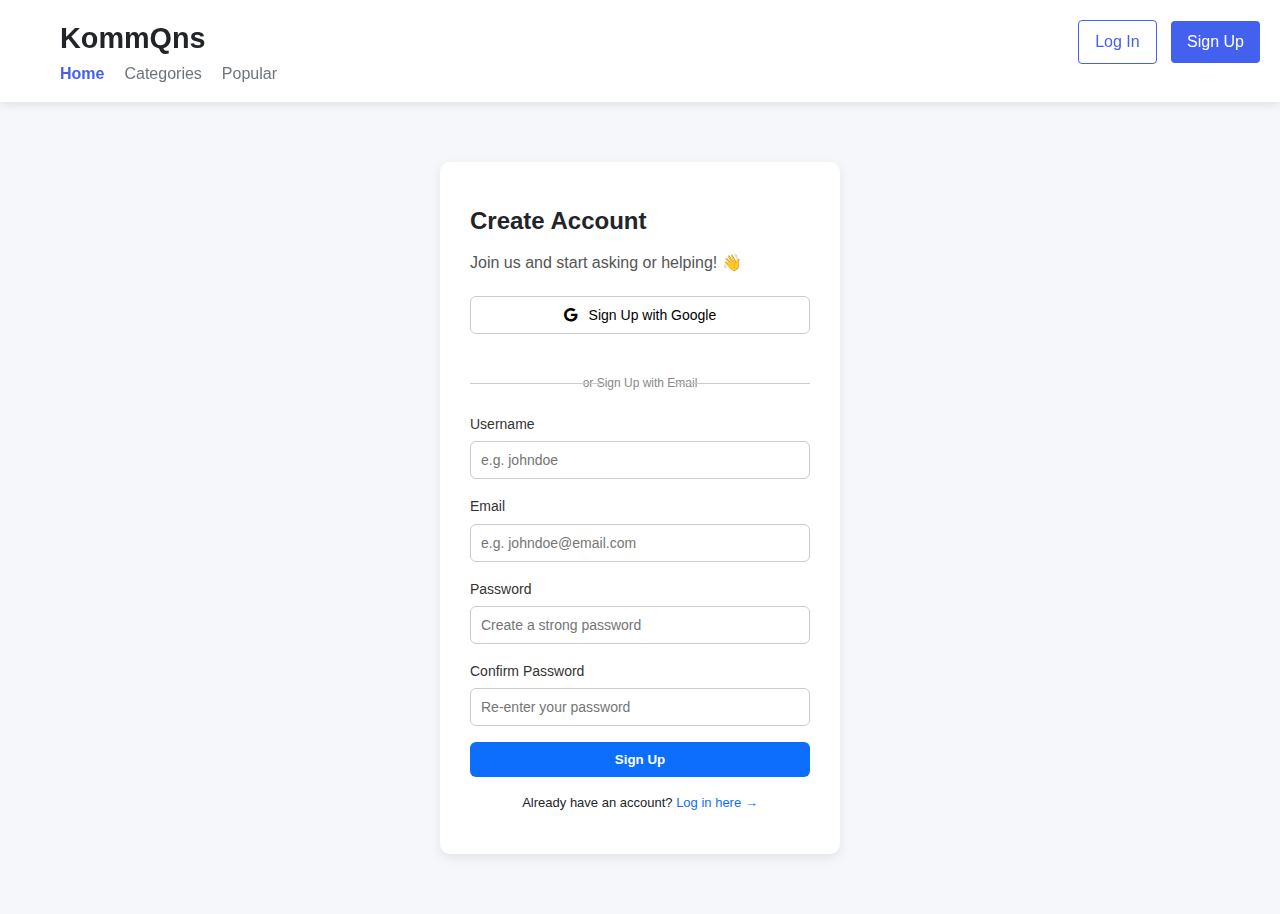
<file: WD_SMA_Gita_ITCC_2025/Gita_Website/sign-up.html>
<!DOCTYPE html>
<html lang="en">
  <head>
    <meta charset="UTF-8" />
    <meta name="viewport" content="width=device-width, initial-scale=1.0" />
    <title>Sign Up - KommQns</title>
    <link rel="stylesheet" href="css/style.css" />
    <link rel="stylesheet" href="css/sign-up.css" />
    <link
      rel="stylesheet"
      href="https://cdnjs.cloudflare.com/ajax/libs/font-awesome/6.0.0/css/all.min.css"
    />
  </head>
  <body>
    <!-- Header -->
    <header class="forum-header">
      <div class="container">
        <div class="cover-left">
          <a href="index.html" class="forum-title">KommQns</a>
          <nav class="forum-nav">
            <ul>
              <li><a href="index.html" class="active">Home</a></li>
              <li><a href="categories.html">Categories</a></li>
              <li><a href="popular.html">Popular</a></li>
            </ul>
          </nav>
        </div>
        <div class="user-controls">
          <a href="login.html" class="btn btn-login">Log In</a>
          <a href="sign-up.html" class="btn btn-signup">Sign Up</a>
        </div>
      </div>
    </header>

    <!-- Signup Section -->
    <main class="signup-page">
      <div class="signup-box">
        <h2>Create Account</h2>
        <p class="welcome">Join us and start asking or helping! 👋</p>

        <button class="google-signup">
          <i class="fab fa-google"></i> Sign Up with Google
        </button>

        <div class="divider"><span>or Sign Up with Email</span></div>

        <form>
          <label for="username">Username</label>
          <input type="text" id="username" placeholder="e.g. johndoe" required />

          <label for="email">Email</label>
          <input type="email" id="email" placeholder="e.g. johndoe@email.com" required />

          <label for="password">Password</label>
          <input type="password" id="password" placeholder="Create a strong password" required />

          <label for="confirm-password">Confirm Password</label>
          <input type="password" id="confirm-password" placeholder="Re-enter your password" required />

          <button type="submit" class="btn-signup-submit">Sign Up</button>
        </form>

        <p class="login-link">
          Already have an account?
          <a href="login.html">Log in here →</a>
        </p>
      </div>
    </main>
  </body>
</html>
</file>
<file: Contoh/style.css>
*{
    margin: 0;
    padding: 0;
    box-sizing: border-box;
}

body{
    font-family: 'Segoe UI', Tahoma, Geneva, Verdana, sans-serif;
}

header{

    box-shadow: 0 2px 10px rgba(0, 0, 0, 0.1);
}

.container{
    padding: 12px 0;
    display: flex;
    width: 80%;
    margin: 0 auto;
    align-items: center;
    justify-content: space-between;
}

header ul{
    display: flex;
    list-style: none;
}

header ul .home{
    color:blue;
}

header ul li{
    margin: 0 12px;
    cursor: pointer;
}

header ul li:hover{
    border-bottom: 1px solid blue;
}

header button{
    padding: 12px 24px;
    border: 1px solid blue;
    background-color: white;
    border-radius: 6px;
}

header button:hover{
    background-color:blue;
    color:white;
    transition: all 0.3s ease;
}
</file>
<file: WD_SMA_Gita_ITCC_2025/Gita_Website/css/style.css>
:root {
  --primary-color: #4361ee;
  --secondary-color: #3f37c9;
  --accent-color: #4cc9f0;
  --light-color: #f8f9fa;
  --dark-color: #212529;
  --gray-color: #6c757d;
  --light-gray: #e9ecef;
  --success-color: #4bb543;
  --error-color: #ff3333;
}

* {
  margin: 0;
  padding: 0;
  box-sizing: border-box;
}

body {
  font-family: "Segoe UI", Tahoma, Geneva, Verdana, sans-serif;
  line-height: 1.6;
  color: var(--dark-color);
  background-color: #ffffff;
}

.container {
  width: 100%;
  max-width: 1200px;
  margin: 0 auto;
  padding: 0 20px;
}

a {
  text-decoration: none;
  color: var(--primary-color);
  transition: color 0.3s ease;
}

.btn {
  display: inline-block;
  padding: 8px 16px;
  border-radius: 4px;
  font-weight: 500;
  transition: all 0.3s ease;
}

.btn-login {
  background: transparent;
  color: var(--primary-color);
  border: 1px solid var(--primary-color);
}

.btn-login:hover {
  background: var(--primary-color);
  color: white;
}

.btn-signup {
  background: var(--primary-color);
  color: white;
  margin-left: 10px;
}

.btn-signup:hover {
  background: var(--secondary-color);
}

.btn-new-post {
  background: var(--primary-color);
  color: white;
  padding: 10px 20px;
  border-radius: 4px;
}

.btn-new-post:hover {
  background: var(--secondary-color);
}

/* Header Styles */
.forum-header {
  background-color: white;
  box-shadow: 0 2px 10px rgba(0, 0, 0, 0.1);
  padding: 15px 0;
  position: sticky;
  top: 0;
  z-index: 100;
}

.forum-title {
  font-size: 1.8rem;
  font-weight: 700;
  color: var(--dark-color);
  margin-bottom: 10px;
}

.forum-nav ul {
  display: flex;
  list-style: none;
}

.forum-nav ul li {
  margin-right: 20px;
}

.forum-nav ul li a {
  color: var(--gray-color);
  font-weight: 500;
}

.forum-nav ul li a.active {
  color: var(--primary-color);
  font-weight: 600;
}

.user-controls {
  position: absolute;
  top: 20px;
  right: 20px;
}

/* Main Content Styles */
.forum-main {
  padding: 30px 0;
}

.forum-actions {
  display: flex;
  justify-content: space-between;
  margin-bottom: 30px;
}

.search-box {
  display: flex;
  width: 60%;
}

.search-box input {
  flex: 1;
  padding: 10px 15px;
  border: 1px solid var(--light-gray);
  border-radius: 4px 0 0 4px;
  font-size: 1rem;
}

.search-box button {
  background: var(--primary-color);
  color: white;
  border: none;
  padding: 0 15px;
  border-radius: 0 4px 4px 0;
  cursor: pointer;
}

.search-box button:hover {
  background: var(--secondary-color);
}
.discussion-main-area {
  display: flex;
  flex-direction: row;
  justify-content: flex-start;
  align-items: flex-start;
  gap: 40px;
}
.discussion-list {
  display: flex;
  gap: 16px;
  flex-direction: column;
  justify-content: flex-start;
  align-items: stretch;
  width: 100%;
}

.discussion-categories {
  flex: 0 0 200px;
}

.discussion-categories h2 {
  font-size: 1.2rem;
  margin-bottom: 15px;
  color: var(--dark-color);
}

.discussion-categories ul {
  list-style: none;
}

.discussion-categories ul li {
  margin-bottom: 10px;
}

.discussion-categories ul li a {
  display: block;
  padding: 8px 10px;
  color: var(--gray-color);
  border-radius: 4px;
}

.discussion-categories ul li a:hover {
  background: var(--light-gray);
}

.discussion-categories ul li a.active {
  background: var(--primary-color);
  color: white;
}

.discussion-threads {
  flex: 1;
}

.discussion-thread {
  display: flex;
  background: white;
  border-radius: 8px;
  box-shadow: 0 2px 5px rgba(0, 0, 0, 0.05);
  padding: 20px;
  transition: transform 0.3s ease, box-shadow 0.3s ease;
}

.discussion-thread:hover {
  transform: translateY(-2px);
  box-shadow: 0 5px 15px rgba(0, 0, 0, 0.1);
}
</file>
<file: WD_SMA_Gita_ITCC_2025/Gita_Website/css/profile.css>
.profile-main {
  flex: 1;
  margin-left: 20px;
  padding: 20px;
  background-color: #ffffff;
  border-radius: 8px;
  box-shadow: 0 1px 3px rgba(0, 0, 0, 0.1);
}

.profile-header {
  display: flex;
  align-items: center;
  margin-bottom: 30px;
}

.profile-avatar {
  width: 100px;
  height: 100px;
  border-radius: 50%;
  margin-right: 20px;
  object-fit: cover;
}

.profile-info {
  flex: 1;
}

.profile-name {
  font-size: 24px;
  font-weight: bold;
  margin: 0;
}

.profile-location,
.profile-username,
.profile-role {
  margin: 4px 0;
  color: #555;
}

.btn-edit {
  margin-top: 10px;
  background-color: #0d6efd;
  color: #fff;
  padding: 8px 14px;
  border: none;
  border-radius: 4px;
  cursor: pointer;
}

.profile-section {
  margin-bottom: 30px;
}

.profile-section h2 {
  font-size: 18px;
  margin-bottom: 10px;
}

.skill-tags {
  display: flex;
  flex-wrap: wrap;
  gap: 10px;
}

.skill-tags span {
  background-color: #e9ecef;
  color: #333;
  padding: 6px 12px;
  border-radius: 20px;
  font-size: 14px;
}

.job-entry h3 {
  margin: 0;
  font-size: 16px;
  font-weight: bold;
}

.job-entry p {
  margin: 4px 0;
  color: #555;
}
</file>
<file: WD_SMA_Gita_ITCC_2025/Gita_Website/css/category.css>
/* Layout */
.categories-layout {
  display: flex;
  gap: 40px;
  margin-top: 40px;
}

.category-list {
  flex: 2;
  display: flex;
  flex-direction: column;
  gap: 20px;
}

.latest-topics {
  flex: 1;
}

.category-item {
    border: 1px solid #00000019;
  border-left: 5px solid #000;
  padding: 15px 20px;
  border-radius: 8px;
  position: relative;
}

.category-header {
  display: flex;
  align-items: center;
  gap: 10px;
}

.category-color {
  width: 10px;
  height: 40px;
  border-radius: 4px;
  display: inline-block;
}

.category-description {
  color: #bbb;
  margin: 5px 0;
}

.category-tags {
  margin-top: 5px;
}

.tag {
  display: inline-block;
  padding: 2px 8px;
  margin: 2px;
  font-size: 0.8rem;
  border-radius: 4px;
  color: #fff;
}

.category-topics {
  position: absolute;
  right: 15px;
  top: 15px;
  color: #888;
  font-size: 0.9rem;
}

/* Latest Topics */
.latest-topics h2 {
  margin-bottom: 15px;
}

.latest-topic {
  background-color: white;
  padding: 12px 15px;
  border-radius: 6px;
  margin-bottom: 10px;
  border: 1px solid #00000019;

}

.latest-topic h4 a {
  color: #000;
  text-decoration: none;
}

.topic-meta {
  font-size: 0.85rem;
  color: #aaa;
  margin-top: 5px;
}

.meta-tag {
  background-color: #005f73;
  color: white;
  padding: 2px 6px;
  border-radius: 4px;
  margin-right: 10px;
}
</file>
<file: WD_SMA_Gita_ITCC_2025/Gita_Website/css/add-discussion.css>
.discussion-form {
  flex: 1;
  background: #fff;
  padding: 20px;
  border-radius: 8px;
  border: 1px solid #e5e5e5;
}

.discussion-form h1 {
  margin-bottom: 20px;
  font-size: 1.5rem;
}

.discussion-form form {
  display: flex;
  flex-direction: column;
  gap: 15px;
}

.discussion-form label {
  font-weight: bold;
}

.discussion-form input,
.discussion-form select,
.discussion-form textarea {
  padding: 10px;
  border: 1px solid #ccc;
  border-radius: 6px;
  font-size: 1rem;
  width: 100%;
}

.discussion-form input:focus,
.discussion-form select:focus,
.discussion-form textarea:focus {
  border-color: #333;
  outline: none;
}

.btn-submit {
  background-color: #333;
  color: white;
  border: none;
  padding: 12px 20px;
  font-size: 1rem;
  border-radius: 6px;
  cursor: pointer;
  display: flex;
  align-items: center;
  gap: 8px;
  width: fit-content;
}

.btn-submit:hover {
  background-color: #555;
}

@media (max-width: 768px) {
  .discussion-main-area {
    flex-direction: column;
  }

  .discussion-categories {
    margin-bottom: 20px;
  }
}
</file>
<file: WD_SMA_Gita_ITCC_2025/Gita_Website/css/discussion-detail.css>
.discussion-detail {
  display: flex;
  flex-direction: row;
  justify-content: flex-start;
  align-items: flex-start;
}

.main-content {
  flex: 1;
  padding-right: 30px;
}

.sidebar {
  width: 300px;
}

.question {
  background-color: white;
  border: 1px solid #e4e6e8;
  border-radius: 3px;
  padding: 20px;
  margin-bottom: 20px;
}

.question h1 {
  font-size: 1.5rem;
  font-weight: normal;
  margin-top: 0;
  margin-bottom: 15px;
  color: #0c0d0e;
}

.question-meta {
  color: #6a737c;
  font-size: 0.85rem;
  margin-bottom: 15px;
}

.meta-item {
  margin-right: 15px;
}

.question-body {
  font-size: 0.95rem;
}

.code-block {
  background-color: #f6f6f6;
  border: 1px solid #e4e6e8;
  border-radius: 3px;
  padding: 12px;
  margin: 15px 0;
  overflow-x: auto;
}

.code-block pre {
  margin: 0;
  font-family: Consolas, Menlo, Monaco, "Lucida Console", "Liberation Mono",
    "DejaVu Sans Mono", "Bitstream Vera Sans Mono", "Courier New", monospace;
  font-size: 0.85rem;
  white-space: pre-wrap;
}

.sidebar-section {
  margin-bottom: 25px;
}

.sidebar-section h3 {
  font-size: 1rem;
  color: #3c4146;
  margin-top: 0;
  margin-bottom: 12px;
  font-weight: bold;
}

.sidebar-section ul {
  list-style: none;
  padding: 0;
  margin: 0;
}

.sidebar-section li {
  font-size: 0.85rem;
  margin-bottom: 8px;
  padding-left: 8px;
  border-left: 3px solid #e4e6e8;
}
</file>
<file: WD_SMA_Gita_ITCC_2025/Gita_Website/css/login.css>
body {
  background-color: #f5f7fa;
}

.login-page {
  display: flex;
  justify-content: center;
  align-items: center;
  padding: 60px 20px;
  min-height: 90vh;
}

.login-box {
  background: #fff;
  padding: 40px 30px;
  border-radius: 10px;
  width: 100%;
  max-width: 400px;
  box-shadow: 0 4px 12px rgba(0, 0, 0, 0.08);
}

.login-box h2 {
  font-size: 24px;
  font-weight: bold;
  margin-bottom: 10px;
}

.login-box .welcome {
  margin-bottom: 20px;
  color: #555;
}

.google-login {
  width: 100%;
  padding: 10px;
  border: 1px solid #ccc;
  background-color: #fff;
  border-radius: 6px;
  font-size: 14px;
  cursor: pointer;
  margin-bottom: 20px;
}

.google-login i {
  margin-right: 8px;
}

.divider {
  text-align: center;
  color: #888;
  font-size: 12px;
  margin: 20px 0;
  position: relative;
}

.divider::before,
.divider::after {
  content: '';
  position: absolute;
  top: 50%;
  width: 40%;
  height: 1px;
  background: #ccc;
}

.divider::before {
  left: 0;
}

.divider::after {
  right: 0;
}

.login-box form {
  display: flex;
  flex-direction: column;
}

.login-box label {
  font-size: 14px;
  margin-bottom: 6px;
  color: #333;
}

.login-box input[type="email"],
.login-box input[type="password"] {
  padding: 10px;
  font-size: 14px;
  margin-bottom: 16px;
  border: 1px solid #ccc;
  border-radius: 6px;
  outline: none;
}

.form-options {
  display: flex;
  justify-content: space-between;
  align-items: center;
  font-size: 13px;
  margin-bottom: 20px;
}

.btn-login-submit {
  padding: 10px;
  background-color: #0d6efd;
  color: white;
  font-weight: bold;
  border: none;
  border-radius: 6px;
  cursor: pointer;
  transition: background 0.3s;
}

.btn-login-submit:hover {
  background-color: #084fc1;
}

.register-link {
  text-align: center;
  margin-top: 16px;
  font-size: 13px;
}

.register-link a {
  color: #0d6efd;
  text-decoration: none;
}

.register-link a:hover {
  text-decoration: underline;
}
</file>
<file: WD_SMA_Gita_ITCC_2025/Gita_Website/css/popular.css>
/* ==== POPULAR DISCUSSIONS ==== */
main {
  width: 100%;
  display: flex;
  justify-content: flex-start;
  align-items: flex-start;
}
.popular-list {
  display: flex;
  flex-direction: column;
  gap: 20px;
  flex: 3;
}

.popular-item {
  background: #fff;
  border-radius: 12px;
  padding: 20px;
  box-shadow: 0 4px 12px rgba(0, 0, 0, 0.08);
  transition: transform 0.2s ease, box-shadow 0.2s ease;
  border-left: 6px solid #000;
}

.popular-item:hover {
  transform: translateY(-3px);
  box-shadow: 0 6px 16px rgba(0, 0, 0, 0.12);
}

.popular-header h3 {
  margin: 0 0 8px;
  font-size: 1.2rem;
}

.popular-header a {
  color: #222;
  text-decoration: none;
  font-weight: 600;
}

.popular-header a:hover {
  color: #000;
}

.popular-description {
  font-size: 0.95rem;
  color: #555;
  margin-bottom: 12px;
}

.popular-highlights {
  display: flex;
  gap: 16px;
  flex-wrap: wrap;
  font-size: 0.9rem;
  margin-bottom: 10px;
}

.popular-highlights span {
  display: flex;
  align-items: center;
  gap: 6px;
  color: #333;
  background: #f7f9fb;
  padding: 5px 10px;
  border-radius: 20px;
}

.popular-highlights i {
  color: #000;
}

.popular-meta {
  font-size: 0.85rem;
  color: #777;
  border-top: 1px solid #eee;
  padding-top: 8px;
}

/* ==== FILTER SIDEBAR ==== */
.popular-filter {
  flex: 1;
  margin-left: 30px;
  background: #fff;
  border-radius: 12px;
  padding: 20px;
  box-shadow: 0 4px 12px rgba(0, 0, 0, 0.08);
  height: fit-content;
}

.popular-filter h2 {
  margin: 0 0 15px;
  font-size: 1.1rem;
  font-weight: 600;
}

.filter-tabs {
  list-style: none;
  padding: 0;
  margin: 0;
}

.filter-tabs li {
  margin-bottom: 12px;
}

.filter-tabs a {
  display: block;
  padding: 8px 14px;
  border-radius: 8px;
  color: #333;
  text-decoration: none;
  background: #f5f5f5;
  transition: all 0.2s ease;
}

.filter-tabs a:hover {
  background: #e8f4ff;
  color: #0077cc;
}

.filter-tabs a.active {
  background: #000;
  color: #fff;
  font-weight: 600;
}
</file>
<file: WD_SMA_Gita_ITCC_2025/Gita_Website/css/sign-up.css>
body {
  background-color: #f5f7fa;
}

.signup-page {
  display: flex;
  justify-content: center;
  align-items: center;
  padding: 60px 20px;
  min-height: 90vh;
}

.signup-box {
  background: #fff;
  padding: 40px 30px;
  border-radius: 10px;
  width: 100%;
  max-width: 400px;
  box-shadow: 0 4px 12px rgba(0, 0, 0, 0.08);
}

.signup-box h2 {
  font-size: 24px;
  font-weight: bold;
  margin-bottom: 10px;
}

.signup-box .welcome {
  margin-bottom: 20px;
  color: #555;
}

.google-signup {
  width: 100%;
  padding: 10px;
  border: 1px solid #ccc;
  background-color: #fff;
  border-radius: 6px;
  font-size: 14px;
  cursor: pointer;
  margin-bottom: 20px;
}

.google-signup i {
  margin-right: 8px;
}

.divider {
  text-align: center;
  color: #888;
  font-size: 12px;
  margin: 20px 0;
  position: relative;
}

.divider::before,
.divider::after {
  content: '';
  position: absolute;
  top: 50%;
  width: 40%;
  height: 1px;
  background: #ccc;
}

.divider::before {
  left: 0;
}

.divider::after {
  right: 0;
}

.signup-box form {
  display: flex;
  flex-direction: column;
}

.signup-box label {
  font-size: 14px;
  margin-bottom: 6px;
  color: #333;
}

.signup-box input[type="text"],
.signup-box input[type="email"],
.signup-box input[type="password"] {
  padding: 10px;
  font-size: 14px;
  margin-bottom: 16px;
  border: 1px solid #ccc;
  border-radius: 6px;
  outline: none;
}

.btn-signup-submit {
  padding: 10px;
  background-color: #0d6efd;
  color: white;
  font-weight: bold;
  border: none;
  border-radius: 6px;
  cursor: pointer;
  transition: background 0.3s;
}

.btn-signup-submit:hover {
  background-color: #084fc1;
}

.login-link {
  text-align: center;
  margin-top: 16px;
  font-size: 13px;
}

.login-link a {
  color: #0d6efd;
  text-decoration: none;
}

.login-link a:hover {
  text-decoration: underline;
}
</file>
